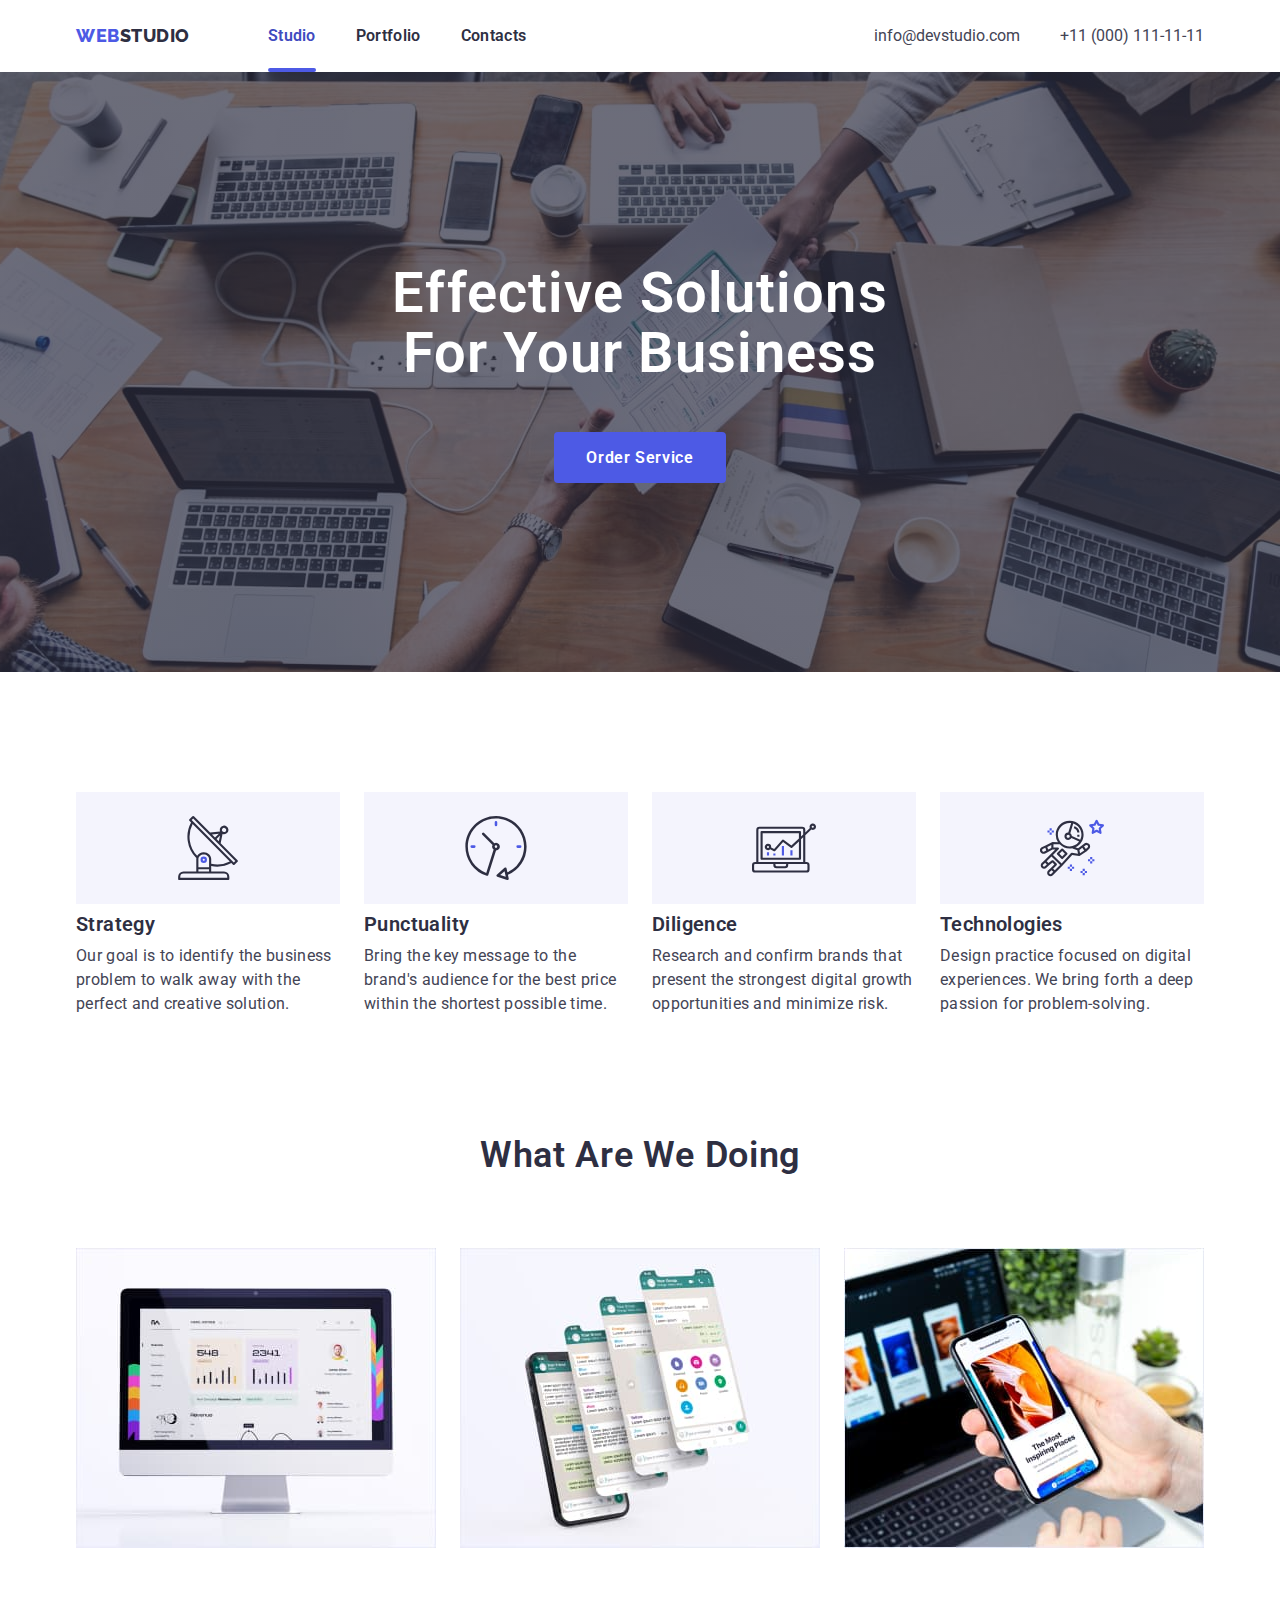
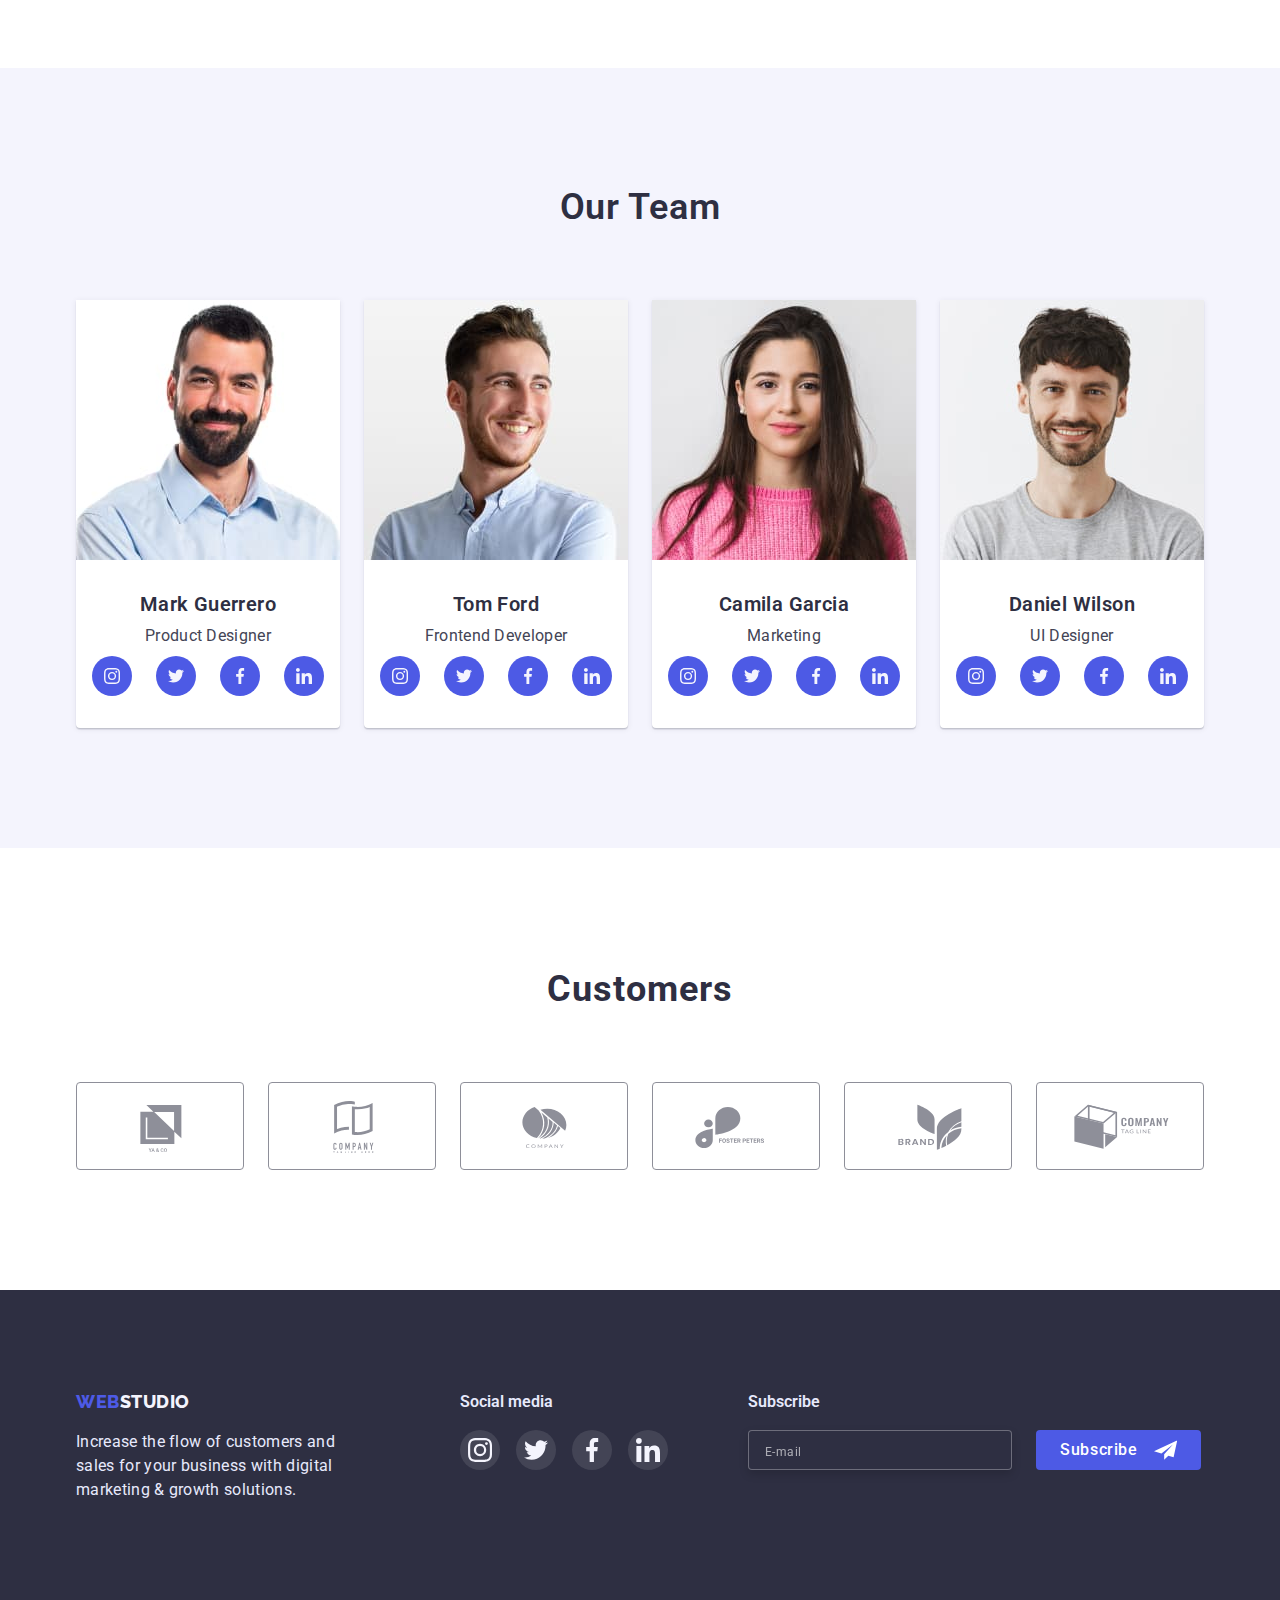
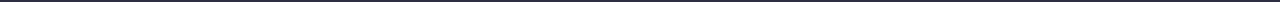
<file: index.html>
<!DOCTYPE html>
<html lang="en">
  <head>
    <meta charset="UTF-8">
    <meta http-equiv="X-UA-Compatible" content="IE=edge">
    <meta name="viewport" content="width=device-width, initial-scale=1.0">
    <title>goit-markup-hw-07</title>
    <link rel="preconnect" href="https://fonts.googleapis.com" />
    <link rel="preconnect" href="https://fonts.gstatic.com" crossorigin>
    <link
      href="https://fonts.googleapis.com/css2?family=Raleway:wght@800&family=Roboto:wght@400;500;700&display=swap"
      rel="stylesheet">
    <link rel="stylesheet" href="./css/modern-normalie.css">
    <link rel="stylesheet" href="./css/styles.css">
  </head>
  <body>
    <!-- Logo Navigation Contacts -->
    <header class="header">
      <div class="header-section">
        <nav class="navigation-pages">

          <a href="#" class="logo logo-header"
            >web<span class="logo-studio">studio</span>
          </a>

          <button
            class="menu-toggle js-open-menu"
            aria-expanded="false"
            aria-controls="mobile-menu">
            <svg width="32" height="22">
              <use class="icon-menu" href="./images/icons.svg#icon-menu-hamburger"></use>
            </svg>
          </button>

          <ul class="site-nav list">
            <li class="item">
              <a href="./index.html" class="link current">studio</a>
            </li>
            <li class="item">
              <a href="./portfolio.html" class="link">portfolio</a>
            </li>
            <li class="item"><a href="#" class="link">contacts</a></li>
          </ul>
        </nav>

        <ul class="contacts list">
          <li class="item">
            <a href="mailto:info@devstudio.com" class="link">info@devstudio.com</a>
          </li>
          <li class="item">
            <a href="tel:+11(000)111-11-11" class="link">+11 (000) 111-11-11</a>
          </li>
        </ul>
      </div>
    </header>

    <main>
      <!-- Hero -->
      <section class="hero">
        <div class="container-secrion_hero">
          <h1 class="hero-title">effective solutions for your business</h1>

          <button type="button" class="btn primary button" data-modal-open>
            order service
          </button>
        </div>
      </section>

      <!-- Advantage -->
      <section class="advantage">
        <div class="container-advantage">
          <h2 class="visually-hidden">Advantage</h2>
          <ul class="advantage-list">
            <li class="advantage-item">
              <div class="advantage-icon">
                <svg width="64" height="64">
                  <use href="./images/icons.svg#icon-antenna"></use>
                </svg>
              </div>
              <h3 class="advantage-title">strategy</h3>
              <p class="advntage-text text">
                Our goal is to identify the business problem to walk away with
                the perfect and creative solution.
              </p>
            </li>
            <li class="advantage-item">
              <div class="advantage-icon">
                <svg width="64" height="64">
                  <use href="./images/icons.svg#icon-clock"></use>
                </svg>
              </div>
              <h3 class="advantage-title">punctuality</h3>
              <p class="advntage-text text">
                Bring the key message to the brand's audience for the best price
                within the shortest possible time.
              </p>
            </li>
            <li class="advantage-item">
              <div class="advantage-icon">
                <svg width="64" height="64">
                  <use href="./images/icons.svg#icon-diagram"></use>
                </svg>
              </div>
              <h3 class="advantage-title">diligence</h3>
              <p class="advntage-text text">
                Research and confirm brands that present the strongest digital
                growth opportunities and minimize risk.
              </p>
            </li>
            <li class="advantage-item">
              <div class="advantage-icon">
                <svg width="64" height="64">
                  <use href="./images/icons.svg#icon-astronaut"></use>
                </svg>
              </div>
              <h3 class="advantage-title">technologies</h3>
              <p class="advntage-text text">
                Design practice focused on digital experiences. We bring forth a
                deep passion for problem-solving.
              </p>
            </li>
          </ul>
        </div>
      </section>

      <!-- What Are We Doing -->
      <section class="example">
        <div class="container-example">
          <h2 class="example-title">what are we doing</h2>

          <ul class="example-list">
            <li class="example-item">
              <img
                class="example-image no-gap"
                srcset="./images/monitor.jpg 1x, ./images/monitor@2x.jpg 2x"
                src="./images/monitor.jpg"
                width="360"
                height="300"
                alt="Monitor"
              />
            </li>
            <li class="example-item">
              <img
                class="example-image no-gap"
                srcset="./images/mobile_app.jpg 1x, ./images/mobile_app@2x.jpg 2x"
                src="./images/mobile_app.jpg"
                width="360"
                height="300"
                alt="mobile app"
              />
            </li>
            <li class="example-item">
              <img
                class="example-image no-gap"
                srcset="./images/phone.jpg 1x, ./images/phone@2x.jpg 2x"
                src="./images/phone.jpg"
                width="360"
                height="300"
                alt="mobile phone in a hand"
              />
            </li>
          </ul>
        </div>
      </section>

      <!-- Our Team -->
      <section class="team">
        <div class="container-section_team">
          <h2 class="team-title">our team</h2>

          <ul class="team-section-list">
            <li class="team-section-item">
              <img
                class="team-section-image"
                srcset="./images/mark_guerrero.jpg 1x, ./images/mark_guerrero@2x.jpg 2x"
                src="./images/mark_guerrero.jpg"
                alt="Mark Guerrero Product Designer"
                width="264"
                height="260"
              />
              <div class="team-member">
                <h3 class="team-name">mark guerrero</h3>
                <p class="team-text text">product designer</p>
                <ul class="team-social_list">
                  <li class="team-social_item">
                    <a href="#" class="team-social_link">
                      <svg class="svg-team">
                        <use href="./images/icons.svg#icon-instagram"></use>
                      </svg>
                    </a>
                  </li>
                  <li class="team-social_item">
                    <a href="#" class="team-social_link">
                      <svg class="svg-team">
                        <use href="./images/icons.svg#icon-twitter"></use>
                      </svg>
                    </a>
                  </li>
                  <li class="team-social_item">
                    <a href="#" class="team-social_link">
                      <svg class="svg-team">
                        <use href="./images/icons.svg#icon-facebook"></use>
                      </svg>
                    </a>
                  </li>
                  <li class="team-social_item">
                    <a href="#" class="team-social_link">
                      <svg class="svg-team">
                        <use href="./images/icons.svg#icon-linkedin"></use>
                      </svg>
                    </a>
                  </li>
                </ul>
              </div>
            </li>
            <li class="team-section-item">
              <img
                class="team-section-image"
                srcset="./images/tom_ford.jpg 1x, ./images/tom_ford@2x.jpg 2x"
                src="./images/tom_ford.jpg"
                alt="Tom Ford Frontend Developer"
                width="264"
                height="260"
              />
              <div class="team-member">
                <h3 class="team-name">tom ford</h3>
                <p class="team-text text">frontend developer</p>
                <ul class="team-social_list">
                  <li class="team-social_item">
                    <a href="#" class="team-social_link">
                      <svg class="svg-team">
                        <use href="./images/icons.svg#icon-instagram"></use>
                      </svg>
                    </a>
                  </li>
                  <li class="team-social_item">
                    <a href="#" class="team-social_link">
                      <svg class="svg-team">
                        <use href="./images/icons.svg#icon-twitter"></use>
                      </svg>
                    </a>
                  </li>
                  <li class="team-social_item">
                    <a href="#" class="team-social_link">
                      <svg class="svg-team">
                        <use href="./images/icons.svg#icon-facebook"></use>
                      </svg>
                    </a>
                  </li>
                  <li class="team-social_item">
                    <a href="#" class="team-social_link">
                      <svg class="svg-team">
                        <use href="./images/icons.svg#icon-linkedin"></use>
                      </svg>
                    </a>
                  </li>
                </ul>
              </div>
            </li>
            <li class="team-section-item">
              <img
                class="team-section-image"
                srcset="./images/camila_gaarcia.jpg 1x, ./images/camila_gaarcia@2x.jpg 2x"
                src="./images/camila_gaarcia.jpg"
                alt="Camila Garcia Marketing"
                width="264"
                height="260"
              />
              <div class="team-member">
                <h3 class="team-name">camila garcia</h3>
                <p class="team-text text">marketing</p>
                <ul class="team-social_list">
                  <li class="team-social_item">
                    <a href="#" class="team-social_link">
                      <svg class="svg-team">
                        <use href="./images/icons.svg#icon-instagram"></use>
                      </svg>
                    </a>
                  </li>
                  <li class="team-social_item">
                    <a href="#" class="team-social_link">
                      <svg class="svg-team">
                        <use href="./images/icons.svg#icon-twitter"></use>
                      </svg>
                    </a>
                  </li>
                  <li class="team-social_item">
                    <a href="#" class="team-social_link">
                      <svg class="svg-team">
                        <use href="./images/icons.svg#icon-facebook"></use>
                      </svg>
                    </a>
                  </li>
                  <li class="team-social_item">
                    <a href="#" class="team-social_link">
                      <svg class="svg-team">
                        <use href="./images/icons.svg#icon-linkedin"></use>
                      </svg>
                    </a>
                  </li>
                </ul>
              </div>
            </li>
            <li class="team-section-item">
              <img
                class="team-section-image"
                srcset="./images/daniel_wilson.jpg 1x, ./images/daniel_wilson@2x.jpg 2x"
                src="./images/daniel_wilson.jpg"
                alt="Daniel Wilson UI Designer"
                width="264"
                height="260"
              />
              <div class="team-member">
                <h3 class="team-name">daniel wilson</h3>
                <p class="team-text text">uI designer</p>
                <ul class="team-social_list">
                  <li class="team-social_item">
                    <a href="#" class="team-social_link">
                      <svg class="svg-team">
                        <use href="./images/icons.svg#icon-instagram"></use>
                      </svg>
                    </a>
                  </li>
                  <li class="team-social_item">
                    <a href="#" class="team-social_link">
                      <svg class="svg-team">
                        <use href="./images/icons.svg#icon-twitter"></use>
                      </svg>
                    </a>
                  </li>
                  <li class="team-social_item">
                    <a href="#" class="team-social_link">
                      <svg class="svg-team">
                        <use href="./images/icons.svg#icon-facebook"></use>
                      </svg>
                    </a>
                  </li>
                  <li class="team-social_item">
                    <a href="#" class="team-social_link">
                      <svg class="svg-team">
                        <use href="./images/icons.svg#icon-linkedin"></use>
                      </svg>
                    </a>
                  </li>
                </ul>
              </div>
            </li>
          </ul>
        </div>
      </section>

      <!-- Customers -->
      <section class="customers">
        <div class="container-section_customers">
          <h2 class="customers-title">customers</h2>
          <ul class="customers-list">
            <li class="customers-item">
              <a href="#" class="customers-link">
                <svg width="104" height="56" class="svg-customers">
                  <use href="./images/icons.svg#icon-ya_co"></use>
                </svg>
              </a>
            </li>
            <li class="customers-item">
              <a href="#" class="customers-link">
                <svg width="104" height="56" class="svg-customers">
                  <use
                    href="./images/icons.svg#icon-company_tagline_here"
                  ></use>
                </svg>
              </a>
            </li>
            <li class="customers-item">
              <a href="#" class="customers-link">
                <svg width="104" height="56" class="svg-customers">
                  <use href="./images/icons.svg#icon-company"></use>
                </svg>
              </a>
            </li>
            <li class="customers-item">
              <a href="#" class="customers-link">
                <svg width="104" height="56" class="svg-customers">
                  <use href="./images/icons.svg#icon-foster_peters"></use>
                </svg>
              </a>
            </li>
            <li class="customers-item">
              <a href="#" class="customers-link">
                <svg width="104" height="56" class="svg-customers">
                  <use href="./images/icons.svg#icon-brand"></use>
                </svg>
              </a>
            </li>
            <li class="customers-item">
              <a href="#" class="customers-link">
                <svg width="104" height="56" class="svg-customers">
                  <use href="./images/icons.svg#icon-compani_tag_line"></use>
                </svg>
              </a>
            </li>
          </ul>
        </div>
      </section>
    </main>

    <!-- Footer -->
    <footer class="footer">
      <div class="container-logo_footer">
        <div class="footer-logo_media">
          <div class="footer-logo_text">
            <a href="./index.html" class="logo logo-footer"
              >Web<span class="logo-studio">Studio</span></a>

            <p class="footer-text text">
              Increase the flow of customers and sales for your business with
              digital marketing & growth solutions.
            </p>
          </div>

          <div class="footer-social_media">
            <p class="footer-subtitle">Social media</p>
            <ul class="footer-social_list">
              <li>
                <a href="#" class="footer-social_link">
                  <svg class="svg-footer">
                    <use href="./images/icons.svg#icon-instagram"></use>
                  </svg>
                </a>
              </li>
              <li>
                <a href="#" class="footer-social_link">
                  <svg class="svg-footer">
                    <use href="./images/icons.svg#icon-twitter"></use>
                  </svg>
                </a>
              </li>
              <li>
                <a href="#" class="footer-social_link">
                  <svg class="svg-footer">
                    <use href="./images/icons.svg#icon-facebook"></use>
                  </svg>
                </a>
              </li>
              <li>
                <a href="#" class="footer-social_link">
                  <svg class="svg-footer">
                    <use href="./images/icons.svg#icon-linkedin"></use>
                  </svg>
                </a>
              </li>
            </ul>
          </div>
        </div>

        <div class="footer-subscribe">
          <p class="footer-subtitle footer-media">
            Subscribe
          </p>

          <form class="form-subscribe">
            <label class="footer-form_mail">
              <input
                class="footer_input_email"
                name="email"
                type="email"
                placeholder="E-mail"
                required>
            </label>

            <button class="btn_subscribe" type="submit">
              Subscribe
              <svg class="footer-icon_send">
                <use href="./images/icons.svg#icon-send"></use>
              </svg>
            </button>
          </form>
        </div>
      </div>
    </footer>

    <!--Modal window hero-->
    <div class="backdrop is-hidden" data-modal>
      <div class="modal">
        <button class="btn-modal_close" data-modal-close>
          <svg class="svg-modal_close">
            <use href="./images/icons.svg#icon-close"></use>
          </svg>
        </button>

        <b class="modal-title">Leave your contacts and we will call you back</b>
        <form class="modal-form">

          <label class="modal-subtitle" for="name">name</label>
          <div class="container-modal">
            <input
              class="modal-input"
              type="text"
              name="name"
              id="name"
              autofocus
              required
              minlength="3"
              pattern="[a-zA-Z]+"
            />
            <svg class="modal-svg">
              <use href="./images/icons.svg#icon-person"></use>
            </svg>
          </div>

          <label class="modal-subtitle" for="tel">phone</label>
          <div class="container-modal">
            <input
              class="modal-input"
              type="tel"
              name="tel"
              id="tel"
              required
              pattern="[0-9]{3}-[0-9]{3}-[0-9]{2}-[0-9]{2}"
              title="xxx-xxx-xx-xx"
            />
            <svg class="modal-svg">
              <use href="./images/icons.svg#icon-phone"></use>
            </svg>
          </div>

          <label class="modal-subtitle" for="user-email">email</label>
          <div class="container-modal">
            <input
              class="modal-input"
              type="email"
              name="user-email"
              id="user-email"
              required>
            <svg class="modal-svg">
              <use href="./images/icons.svg#icon-email"></use>
            </svg>
          </div>

          <label class="modal-subtitle" for="user-comment">comment</label>
          <textarea
            class="modal-comment"
            name="comment"
            id="user-comment"
            placeholder="Text input"></textarea>

          <div class="container-checkbox">
            <input
              class="modal-checkbox visually-hidden"
              type="checkbox"
              name="checkbox"
              id="checkbox"
              required>
              
            <label class="checkbox-consent" for="checkbox"
              >I accept the terms and conditions of the&nbsp;<a class="policy-link" href="#"
                >Privacy Policy
              </a>
            </label>
          </div>

          <div class="container-btn_send">
            <button class="modal-btn_send" type="submit">Send</button>
          </div>
        </form>
      </div>
    </div>

    <!-- Mobile menu -->
    <div class="menu-container js-menu-container" id="mobile-menu">
      <button class="btn-modal_close menu-toggle js-close-menu">
        <svg class="svg-modal_close">
          <use href="./images/icons.svg#icon-close"></use>
        </svg>
      </button>

      <div>
        <ul class="mobile-menu">
          <li><a href="#" class="link">studio</a></li>
          <li><a href="./portfolio.html" class="link">portfolio</a></li>
          <li><a href="#" class="link current">contacts</a></li>
        </ul>
      </div>

      <div class="container-mobile_contact">
        <ul class="mobile-contacts">
          <li class="mobile-contacts_item">
            <a class="mobile-contacts_tel link" href="tel:+11(000)111-11-11">+11 (000) 111-11-11</a>
          </li>
          <li>
            <a class="mobile-contacts_mail link" href="mailto:info@devstudio.com">info@devstudio.com</a>
          </li>
        </ul>

        <ul class="team-social_list">
          <li class="team-social_item">
            <a href="#" class="team-social_link">
              <svg class="svg-mobile_contacts">
                <use href="./images/icons.svg#icon-instagram"></use>
              </svg>
            </a>
          </li>
          <li class="team-social_item">
            <a href="#" class="team-social_link">
              <svg class="svg-mobile_contacts">
                <use href="./images/icons.svg#icon-twitter"></use>
              </svg>
            </a>
          </li>
          <li class="team-social_item">
            <a href="#" class="team-social_link">
              <svg class="svg-mobile_contacts">
                <use href="./images/icons.svg#icon-facebook"></use>
              </svg>
            </a>
          </li>
          <li class="team-social_item">
            <a href="#" class="team-social_link">
              <svg class="svg-mobile_contacts">
                <use href="./images/icons.svg#icon-linkedin"></use>
              </svg>
            </a>
          </li>
        </ul>
      </div>

    </div>

    <script src="./js/modal.js"></script>
    <script src="./js/mobile-menu.js"></script>
  </body>
</html>
</file>
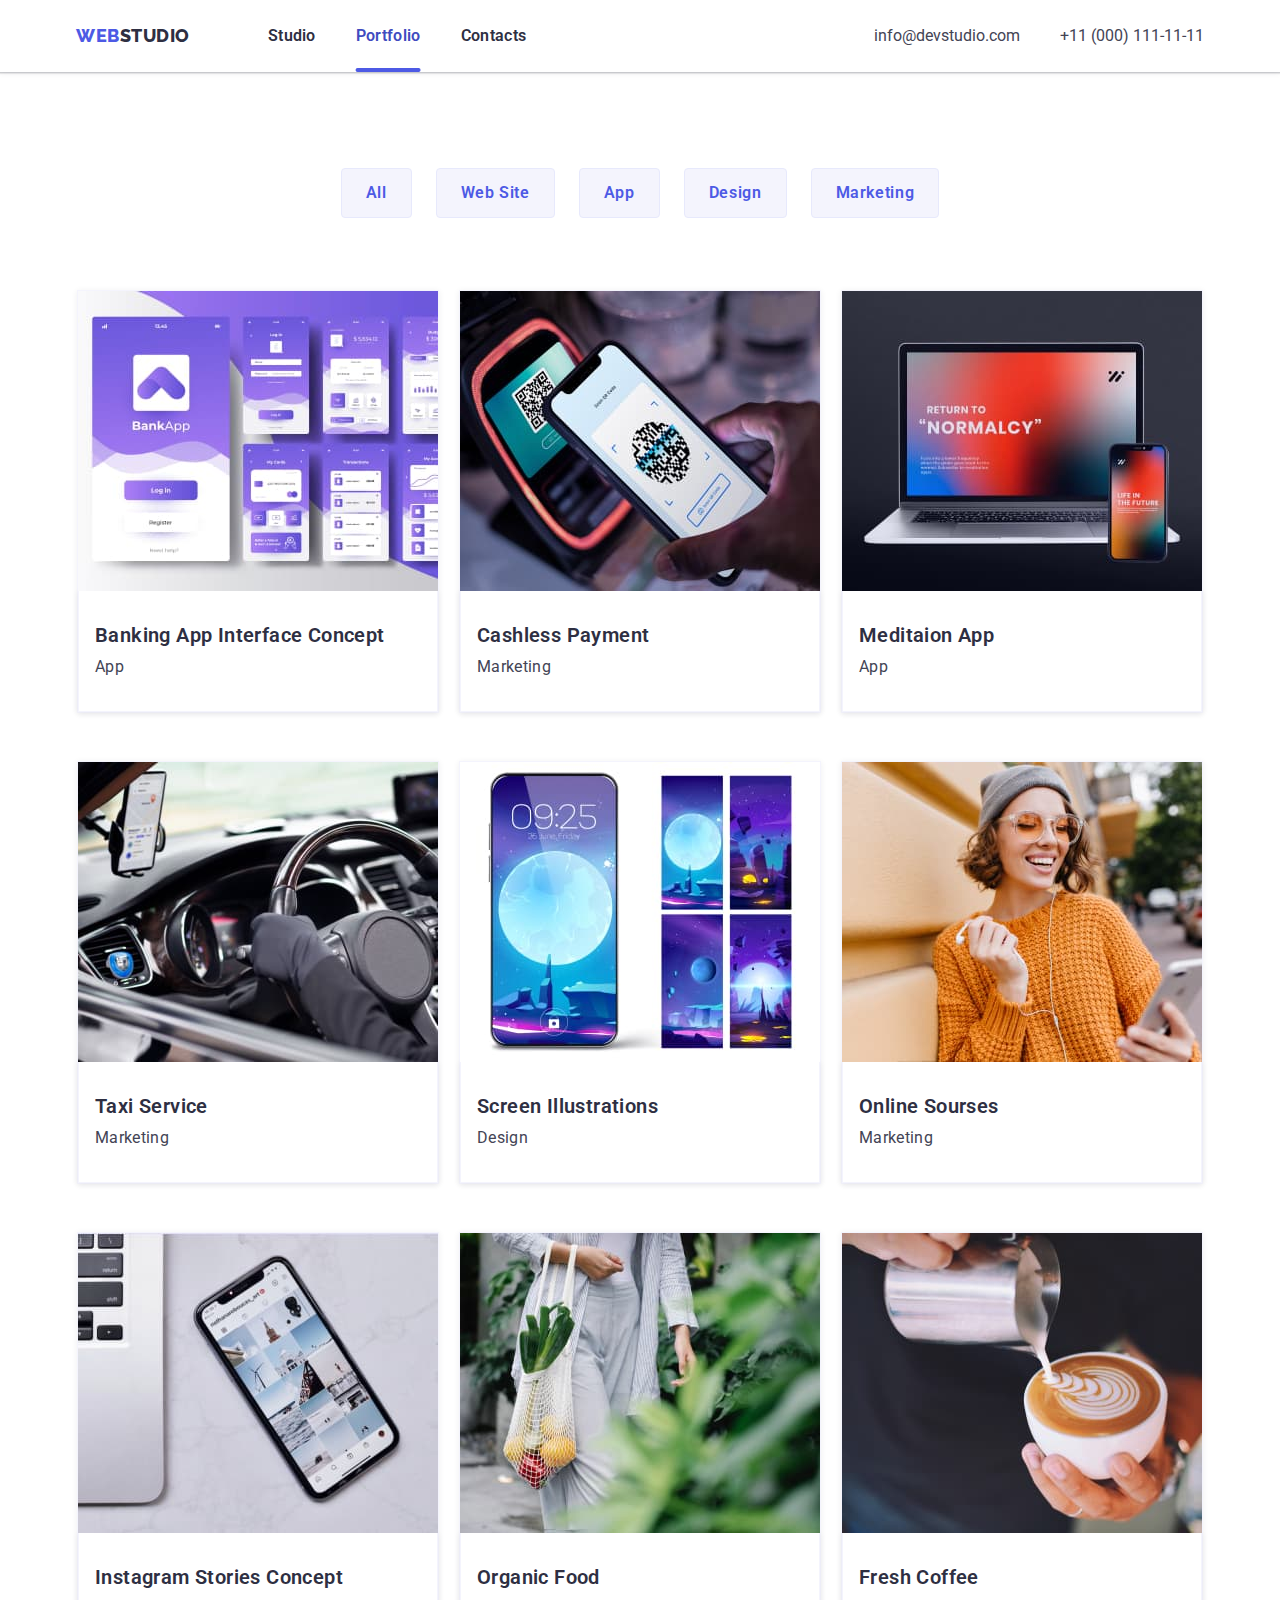
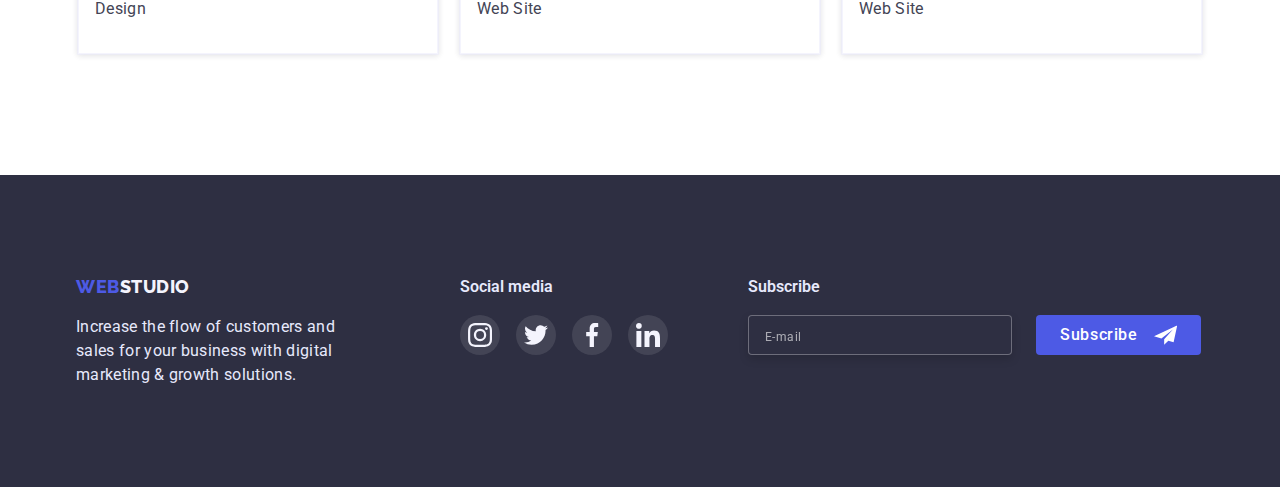
<file: portfolio.html>
<!DOCTYPE html>
<html lang="en">
  <head>
    <meta charset="UTF-8">
    <meta http-equiv="X-UA-Compatible" content="IE=edge">
    <meta name="viewport" content="width=device-width, initial-scale=1.0">
    <title>goit-markup-hw-07</title>
    <link rel="preconnect" href="https://fonts.googleapis.com">
    <link rel="preconnect" href="https://fonts.gstatic.com" crossorigin>
    <link href="https://fonts.googleapis.com/css2?family=Raleway:wght@800&family=Roboto:wght@400;500;700&display=swap" 
          rel="stylesheet">
    <link rel="stylesheet" href="./css/modern-normalie.css">
    <link rel="stylesheet" href="./css/styles.css">
  </head>
  <body>
    <!-- Logo Navigation Contacts -->

    <header class="header">
      <div class="header-section portfolio-header">
        <nav class="navigation-pages">
            <a href="./index.html" class="logo logo-header">web<span class="logo-studio">studio</span>
            </a>
          
            <ul class="site-nav">
              <li class="item"><a href="./index.html" class="link">studio</a></li>
              <li class="item"><a href="./portfolio.html" class="link current">portfolio</a></li>
              <li class="item"><a href="#" class="link">contacts</a></li>
            </ul>
        </nav>

          <ul class="contacts">
            <li class="item">
              <a href="mailto:info@devstudio.com"
                class="link">info@devstudio.com</a>
            </li>
            <li class="item">
              <a href="tel:+11(000)111-11-11" 
                class="link">+11 (000) 111-11-11</a>
            </li>
          </ul>
      </div>
    </header>

    <main>
      
        <!-- Our Proects Portfolio -->
      <section class="proects">
        <div class="container-cards">
          <h1 class="visually-hidden">our proects</h1>

        <!-- Buttons Filters -->
    
          <ul class="portfolio-btn_list">
            <li class="portfolio-btn_item"><button type="button" class="btn secondary portfolio-btn">all</button></li>
            <li class="portfolio-btn_item"><button type="button" class="btn secondary portfolio-btn">web site</button></li>
            <li class="portfolio-btn_item"><button type="button" class="btn secondary portfolio-btn">app</button></li>
            <li class="portfolio-btn_item"><button type="button" class="btn secondary portfolio-btn">design</button></li>
            <li class="portfolio-btn_item"><button type="button" class="btn secondary portfolio-btn">marketing</button></li>
          </ul>
    

        <!-- Portfolio -->
      
          <ul class="portfolio-cards_list">
            <li class="portfolio-cards_item">
              <a href="#" class="portfolio-cards_link">
                <div class="product-thumb">
                  <img class="portfolio-crds_images"
                    src="./images/banking_app_interface_concept.jpg"
                    alt="banking app concept"
                    width="360">
                  <div class="portfolio-overlay">
                    <p class="portfolio-actions_text">
                      14 Stylish and User-Friendly App Design Concepts · Task Manager App · 
                      Calorie Tracker App · Exotic Fruit Ecommerce App · Cloud Storage App
                    </p>
                  </div>
                </div>
                <div class="portfolio-cards_box">
                    <h2 class="proects-title">banking app interface concept</h2>
                    <p class="proects-text text">app</p>
                </div>
              </a>
            </li>
            <li class="portfolio-cards_item">
              <a href="#" class="portfolio-cards_link">
                <div class="product-thumb">
                  <img class="portfolio-crds_images"
                    src="./images/cashless_payment.jpg"
                    alt="cashless payment"
                    width="360">
                  <div class="portfolio-overlay">
                    <p class="portfolio-actions_text">
                      14 Stylish and User-Friendly App Design Concepts · Task Manager App · 
                      Calorie Tracker App · Exotic Fruit Ecommerce App · Cloud Storage App
                    </p>
                  </div>
                </div>
                <div class="portfolio-cards_box">
                  <h2 class="proects-title">cashless payment</h2>
                  <p class="proects-text text">marketing</p>
                </div>
              </a>
            </li>
            <li class="portfolio-cards_item">
              <a href="#" class="portfolio-cards_link">
                <div class="product-thumb">
                  <img class="portfolio-crds_images"
                    src="./images/meditaion_app.jpg"
                    alt="meditaion app"
                    width="360">
                  <div class="portfolio-overlay">
                    <p class="portfolio-actions_text">
                      14 Stylish and User-Friendly App Design Concepts · Task Manager App · 
                      Calorie Tracker App · Exotic Fruit Ecommerce App · Cloud Storage App
                    </p>
                  </div>
                </div>
                <div class="portfolio-cards_box">
                  <h2 class="proects-title">meditaion app</h2>
                  <p class="proects-text text">app</p>
                </div>
              </a>
            </li>
            <li class="portfolio-cards_item">
              <a href="#" class="portfolio-cards_link">
                <div class="product-thumb">
                  <img class="portfolio-crds_images"
                    src="./images/taxi_service.jpg"
                    alt="taxi service"
                    width="360">
                  <div class="portfolio-overlay">
                    <p class="portfolio-actions_text">
                      14 Stylish and User-Friendly App Design Concepts · Task Manager App · 
                      Calorie Tracker App · Exotic Fruit Ecommerce App · Cloud Storage App
                    </p>
                  </div>
                </div>
                <div class="portfolio-cards_box">
                  <h2 class="proects-title">taxi service</h2>
                  <p class="proects-text text">marketing</p>
                </div>
              </a>
            </li>
            <li class="portfolio-cards_item">
              <a href="#" class="portfolio-cards_link">
                <div class="product-thumb">
                  <img class="portfolio-crds_images"
                    src="./images/screen_illustrations.jpg"
                    alt="screen illustrations"
                    width="360">
                  <div class="portfolio-overlay">
                    <p class="portfolio-actions_text">
                      14 Stylish and User-Friendly App Design Concepts · Task Manager App · 
                      Calorie Tracker App · Exotic Fruit Ecommerce App · Cloud Storage App
                    </p>
                  </div>
                </div>
                <div class="portfolio-cards_box">
                  <h2 class="proects-title">screen illustrations</h2>
                  <p class="proects-text text">design</p>
                </div>
              </a>
            </li>
            <li class="portfolio-cards_item">
              <a href="#" class="portfolio-cards_link">
                <div class="product-thumb">
                  <img class="portfolio-crds_images"
                    src="./images/online_courses.jpg"
                    alt="online courses"
                    width="360">
                  <div class="portfolio-overlay">
                    <p class="portfolio-actions_text">
                      14 Stylish and User-Friendly App Design Concepts · Task Manager App · 
                      Calorie Tracker App · Exotic Fruit Ecommerce App · Cloud Storage App
                    </p>
                  </div>
                </div>
                <div class="portfolio-cards_box">
                    <h2 class="proects-title">online sourses</h2>
                    <p class="proects-text text">marketing</p>
                </div>
              </a>
            </li>
            <li class="portfolio-cards_item">
              <a href="#" class="portfolio-cards_link">
                <div class="product-thumb">
                  <img class="portfolio-crds_images"
                    src="./images/instagram_stories_concept.jpg"
                    alt="instagram stories concept"
                    width="360">
                  <div class="portfolio-overlay">
                    <p class="portfolio-actions_text">
                      14 Stylish and User-Friendly App Design Concepts · Task Manager App · 
                      Calorie Tracker App · Exotic Fruit Ecommerce App · Cloud Storage App
                    </p>
                  </div>
                </div>
                <div class="portfolio-cards_box">
                  <h2 class="proects-title">instagram stories concept</h2>
                  <p class="proects-text text">design</p>
                </div>
              </a>
            </li>
            <li class="portfolio-cards_item">
              <a href="#" class="portfolio-cards_link">
                <div class="product-thumb">
                  <img class="portfolio-crds_images"
                    src="./images/organic_food.jpg"
                    alt="organic food"
                    width="360">
                  <div class="portfolio-overlay">
                    <p class="portfolio-actions_text">
                      14 Stylish and User-Friendly App Design Concepts · Task Manager App · 
                      Calorie Tracker App · Exotic Fruit Ecommerce App · Cloud Storage App
                    </p>
                  </div>
                </div>
                <div class="portfolio-cards_box">
                  <h2 class="proects-title">organic food</h2>
                  <p class="proects-text text">web site</p>
                </div>
              </a>
            </li>
            <li class="portfolio-cards_item">
              <a href="#" class="portfolio-cards_link">
                <div class="product-thumb">
                  <img class="portfolio-crds_images"
                    src="./images/fresh_coffee.jpg"
                    alt="fresh coffee"
                    width="360">
                  <div class="portfolio-overlay">
                    <p class="portfolio-actions_text">
                      14 Stylish and User-Friendly App Design Concepts · Task Manager App · 
                      Calorie Tracker App · Exotic Fruit Ecommerce App · Cloud Storage App
                    </p>
                  </div>
                </div>
                <div class="portfolio-cards_box">
                  <h2 class="proects-title">fresh coffee</h2>
                  <p class="proects-text text">web site</p>
                </div>
              </a>
            </li>
          </ul>
      
        </div>
      </section>
    </main>

    <!-- Footer -->

    <footer class="footer">
      <div class="container-logo_footer">
        <div class="footer-logo_text">
          <a href="./index.html" class="logo logo-footer">Web<span class="logo-studio">Studio</span></a>
        
          <p class="footer-text text">
            Increase the flow of customers and
            sales for your business with digital
            marketing & growth solutions.
          </p>
        </div>

        <div class="footer-social_media">
          <p class="footer-subtitle">Social media</p>
          <ul class="footer-social_list">
            <li>
              <a href="" class="footer-social_link">
                <svg class="svg-footer">
                  <use href="./images/icons.svg#icon-instagram"></use>
                </svg>
              </a>
            </li>
            <li>
              <a href="" class="footer-social_link">
                <svg class="svg-footer">
                  <use href="./images/icons.svg#icon-twitter"></use>
                </svg>
              </a>
            </li>
            <li>
              <a href="" class="footer-social_link">
                <svg class="svg-footer">
                  <use href="./images/icons.svg#icon-facebook"></use>
                </svg>
              </a>
            </li>
            <li>
              <a href="" class="footer-social_link">
                <svg class="svg-footer">
                  <use href="./images/icons.svg#icon-linkedin"></use>
                </svg>
              </a>
            </li>
          </ul>
        </div>
        
        <div class="footer-subscribe">
          <b class="footer-subtitle footer-media" for="email">
            Subscribe
          </b>

          <form class="form-subscribe">
            <label class="footer-form_mail" type="email">
              <input
                class="footer_input_email"
                name="email"
                type="email"
                id="email"
                placeholder="E-mail"
                required>
            </label>

            <button class="btn_subscribe" type="submit">
              Subscribe
              <svg class="footer-icon_send">
                <use href="./images/icons.svg#icon-send"></use>
              </svg>
            </button>
          </form>
        </div>
      </div>
    </footer>
  </body>
</html>
</file>
<file: css/styles.css>
:root {
    --primary-brand: #4D5AE5;
    --pressed-state: #404BBF;
    --text: #434455;
    --dark: #2E2F42;
    --light: #F4F4FD;
    --accent: #E7E9FC;
    --succsesc: #31D0AA;
    --subtle-text: #8E8F99;
    --white: #FFFFFF;
}

body {
    color: var(--text);
    background: var(--white);
    font-family: 'roboto', sans-serif;
}

.text {
    font-size: 16px;
    line-height: 1.5;
    letter-spacing: 0.02em;
}

h1,h2,h3,h4,h5,h6 {
    color: var(--dark);
    letter-spacing: 0.02em;
    text-transform: capitalize;

    margin: 0;
    padding: 0;
}

p {
    margin: 0;
    padding: 0;
}

a {
    text-decoration: none;
}

ul {
    list-style-type: none;

    margin: 0;
    padding: 0;
}

img {
    display: block;
    max-width: 100%;
    height: auto;
}

/* Button for Index,Portfolio HTML*/

.filter-btn {
    text-align: center;
}

.btn {
    cursor: pointer;
    font-family: 'roboto', sans-serif;
    text-transform: capitalize;
}

.btn.primary {
    background-color: var(--primary-brand);
    color: var(--white);
    font-weight: 600;
    font-size: 16px;
    line-height: 1.19;
    align-items: center;
    letter-spacing: 0.04em;

    transition-property: background-color;
    transition-duration: 250ms;
    transition-timing-function: cubic-bezier(0.4, 0, 0.2, 1);
}

.btn.primary:hover,
.btn.primary:focus {
    background: var(--pressed-state);
}

.btn.primary:active {
    background: var(--pressed-state);
}

.btn.secondary {
    background-color: var(--light);
    color: var(--primary-brand);
    font-weight: 600;
    font-size: 16px;
    line-height: 1.5;
    align-items: center;
    text-align: center;
    letter-spacing: 0.04em;

    border: 1px solid var(--accent);
    border-radius: 4px;
    outline: none;

    transition-property: background-color, color, box-shadow, border;
    transition-duration: 250ms;
    transition-timing-function: cubic-bezier(0.4, 0, 0.2, 1);
}

.btn.secondary:hover,
.btn.secondary:focus {
    background-color: var(--primary-brand);
    color: var(--white);
    border: 1px solid var(--primary-brand);
    box-shadow: 0px 3px 1px rgba(0, 0, 0, 0.1),
                0px 2px 1px rgba(0, 0, 0, 0.08),
                0px 2px 2px rgba(0, 0, 0, 0.12);
    border-radius: 4px;
}

/* logo Header */

.logo {
    color: var(--primary-brand);
    font-family: 'raleway', sans-serif;
    font-weight: 800;
    font-size: 18px;
    line-height: 1.33;
    text-decoration: none;
    text-transform: uppercase;
    letter-spacing: 0.03em;
}

.logo-header {
    display: block;
    padding: 24px 0;
    margin-right: 78px;
}

/* Logo footer */

.logo .logo-studio {
    color: var(--dark);

}

.footer .logo-studio {
    color: var(--light);
}

/* Navigation Contacts */
.header {
    background: var(--white);
    box-shadow: 0px 2px 1px rgba(46, 47, 66, 0.08),
        0px 1px 1px rgba(46, 47, 66, 0.16),
        0px 1px 6px rgba(46, 47, 66, 0.08);
}

.header-section {
    max-width: 1158px;
    padding: 0 15px;
    margin: 0 auto;
    display: flex;
}

.navigation-pages {
    display: flex;
    align-items: center;
    margin-right: auto;
}

.menu-toggle {
    display: inline-flex;
    padding: 0;

    background-color: transparent;
    cursor: pointer;
    border: none;
    border-radius: 50%;
    outline: none;
}

.site-nav .item .current {
    color: var(--pressed-state);
}

.current::after {
    content: "";
    position: absolute;
    width: 100%;
    height: 4px;
    left: 50%;
    top: 97%;
    transform: translate(-50%, -50%);
    background: var(--primary-brand);
    border-radius: 2px;
}

.site-nav .link {
    position: relative;
    color:var(--dark);
    font-weight: 600;
    font-size: 16px;
    line-height: 1.5;
    letter-spacing: 0.02em;
    text-decoration: none;
    text-transform: capitalize;

    display: block;
    padding: 24px 0;
}

.link {
    transition-property: color;
    transition-duration: 250ms;
    transition-timing-function: cubic-bezier(0.4, 0, 0.2, 1);
}

.item:not(:last-child) {
    margin-right: 40px;
}

.contacts {
    display: flex;
}

.contacts .link {
    color: inherit;
    font-size: 16px;
    line-height: 1.5;
    text-decoration: none;

    display: block;
    padding: 24px 0;
}

.site-nav .link:hover,
.site-nav .link:focus {
    color:var(--primary-brand);
}

.site-nav .link:active {
    color: var(--primary-brand);
}

.site-nav {
    display: flex;
}

.contacts .link:hover,
.contacts .link:focus {
    color: var(--primary-brand);
}

/* Hero */

.hero {
    background-color: var(--dark);
    max-width: 1440px;
    padding: 192px 0;
    margin: 0 auto;
    justify-content: center;

    background-image: linear-gradient(
        to right,
        rgba(46, 47, 66, 0.7),
        rgba(46, 47, 66, 0.7)
    ),
        url(../images/people_office.jpg);
    background-repeat: no-repeat;
    background-position: center;
    background-size: cover;
}

.container-secrion_hero {
    text-align: center;
    max-width: 1158px;
    margin: 0 auto;
    padding: 0 15px;
    display: flex;
    flex-direction: column;
    justify-content: center;
    align-items: center;
}

.hero-title {
    color: var(--white);
    font-weight: 600;
    font-size: 56px;
    line-height: 1.07;
    letter-spacing: 0.02em;
    margin-bottom: 48px;
    max-width: 496px;
    height: 120px;
    display: block;
    align-items: center;
    justify-content: center;
}

.button {
    display: flex;
    margin: auto;
    padding: 16px 32px;
    border-radius: 4px;
    border: rgba(0, 0, 0, 0.5);
}

/* Advantage */

.visually-hidden {
    position: absolute;
    width: 1px;
    height: 1px;
    margin: -1px;
    border: 0;
    padding: 0;
    white-space: nowrap;
    clip-path: inset(100%);
    clip: rect(0 0 0 0);
    overflow: hidden;
}

.advantage {
    padding: 120px 0;
    margin: 0 auto;
}

.container-advantage {
    max-width: 1158px;
    padding: 0 15px;
    margin: 0 auto;
}

.advantage-title {
    font-weight: 600;
    font-size: 20px;
    line-height: 1.2;
    margin-bottom: 8px;
}

.advntage-text {
    font-weight: 400;
}

.advantage-list {
    display: flex;
    gap: 24px;
}

.advantage-item {
    flex-basis: 100%;
}

.advantage-icon {
    display: flex;
    justify-content: center;
    align-items: center;
    margin-bottom: 8px;
    height: 112px;
    background-color: var(--light);
}

.advantage-text {
    font-weight: 400;
    font-size: 16px;
    line-height: 1.5;
    letter-spacing: 0.02em;
}

/* What Are We Doing */
.example {
    padding-bottom: 120px;
}

.example-title {
    text-align: center;
    font-weight: 600;
    font-size: 36px;
    line-height: 1.11;
}

.container-example {
    width: 1158px;
    padding: 0 15px;
    margin: 0 auto;
}

.example-title {
    margin-bottom: 72px;
}

.example-list {
    display: flex;
    justify-content: center;
    gap: 24px;
}

.example-image.no-gap {
    display: block;
    max-width: 100%;
    height: auto;
}
/* Our Team */

.team {
    background-color: var(--light);
    text-align: center;
    padding: 120px 0;
}

.container-section_team {
    max-width: 1158px;
    padding: 0 15px;
    margin: 0 auto;
}

.team-title {
    font-weight: 600;
    font-size: 36px;
    line-height: 1.11;
    margin-bottom: 72px;
}

.team-section-list {
    display: flex;
    gap: 24px;
}

.team-section-item {
    box-shadow: 0px 1px 6px rgba(46, 47, 66, 0.08),
                0px 1px 1px rgba(46, 47, 66, 0.16),
                0px 2px 1px rgba(46, 47, 66, 0.08);
    border-radius: 0px 0px 4px 4px;
    background: var(--white);
}

.team-name {
    font-weight: 600;
    font-size: 20px;
    line-height: 1.2;
    text-align: center;

    margin-bottom: 8px;
}

.team-member {
    padding: 32px 16px;
}

.team-text {
    text-align: center;
    text-transform: capitalize;
    margin-bottom: 8px;
}

.team-social_list {
    display: flex;
    justify-content: center;
    gap: 24px;
}

.team-social_item {
    width: 40px;
    height: 40px;
}

.team-social_link {
    display: flex;
    justify-content: center;
    align-items: center;
    background-color: var(--primary-brand);
    width: 100%;
    height: 100%;
    border-radius: 50%;
    outline: none;

    transition-property: background-color;
    transition-duration: 250ms;
    transition-timing-function: cubic-bezier(0.4, 0, 0.2, 1);
}

.team-social_link:hover,
.team-social_link:focus {
    background-color: var(--succsesc);
}

.svg-team {
    width: 16px;
    height: 16px;
}

/* Customers */

.customers {
    padding: 120px 0;
}

.container-section_customers {
    max-width: 1158px;
    padding: 0 15px;
    margin: 0 auto;
}

.customers-title {
    font-size: 36px;
    line-height: 1.17;
    text-align: center;
    letter-spacing: 0.03em;
    margin-bottom: 72px;
}

.customers-list {
    display: flex;
    gap: 24px;
}

.customers-item {
    display: flex;
    justify-content: center;
    align-items: center;
    flex-basis: calc((100% - 5 * 24px) / 6);
    height: 88px;
}

.customers-link {
    color: var(--subtle-text);
    border: 1px solid var(--subtle-text);
    border-radius: 4px;
    width: 100%;
    height: 100%;
    display: flex;
    justify-content: center;
    align-items: center;

    outline: none;

    transition-property: color, border-color;
    transition-duration: 250ms;
    transition-timing-function: cubic-bezier(0.4, 0, 0.2, 1);
}

.customers-link:hover,
.customers-link:focus {
    border: 1px solid var(--primary-brand);
    color: var(--primary-brand);
}

.svg-customers {
    fill: currentColor;
}

/* Footer */

.footer-text {
    color: var(--accent);
    font-weight: 400;
    font-size: 16px;
    line-height: 1.5;
    letter-spacing: 0.02em;
    width: 264px;
}

.footer {
    background-color: var(--dark);
    padding-top: 100px;
    padding-bottom: 100px;
}

.container-logo_footer {
    display: flex;
    margin: 0 auto;
    padding: 0 15px;
    max-width: 1158px;
}

.footer-logo_text {
    margin-right: 120px;
}

.logo-footer {
    display: inline-block;
    margin-bottom: 16px;
}

.footer-social_media {
    margin-right: 80px;
}

.footer-subtitle {
    font-weight: 600;
    font-size: 16px;
    display: block;

    line-height: 1.5;
    color: var(--accent);
    margin-bottom: 16px;
}

.footer-social_list {
    display: flex;
    justify-content: center;
    gap: 16px;
}

.footer-social_link {
    display: flex;
    justify-content: center;
    align-items: center;
    background-color: rgba(255, 255, 255, 0.1);
    width: 40px;
    height: 40px;
    border-radius: 50%;
    outline: none;

    transition-property: background-color;
    transition-duration: 250ms;
    transition-timing-function: cubic-bezier(0.4, 0, 0.2, 1);
}

.footer-social_link:hover,
.footer-social_link:focus {
    background-color: var(--succsesc);
}

.svg-footer {
    width: 24px;
    height: 24px;
}

.footer-subscribe {
    max-width: 454px;
}

.form-subscribe {
    display: flex;
}

.footer_input_email::placeholder {
    font-weight: 400;
    font-size: 12px;
    line-height: 2;
    letter-spacing: 0.04em;
    
    color: rgba(255, 255, 255, 0.6);
}

.footer-form_mail {
    margin-right: 24px;
}

.footer_input_email {
    width: 264px;
    height: 40px;
    padding-left: 16px;

    border: 1px solid rgba(255, 255, 255, 0.3);
    border-radius: 4px;
    filter: drop-shadow(0px 4px 4px rgba(0, 0, 0, 0.15));
    background-color: var(--dark);
    color: var(--white);

    transition-property: border-color;
    transition-duration: 250ms;
    transition-timing-function: cubic-bezier(0.4, 0, 0.2, 1);
}

.footer_input_email:focus {
    outline: none;
    border-color: var(--primary-brand);
}

.btn_subscribe {
    width: 165px;
    height: 40px;

    background-color: var(--primary-brand);
    border: var(--primary-brand);
    border-radius: 4px;

    font-weight: 500;
    font-size: 16px;
    line-height: 1.5;
    letter-spacing: 0.04em;
    color: var(--white);

    display: flex;
    flex-direction: row;
    justify-content: center;
    align-items: center;
    padding: 8px 24px;
    gap: 16px;

    cursor: pointer;

    transition-property: background-color;
    transition-duration: 250ms;
    transition-timing-function: cubic-bezier(0.4, 0, 0.2, 1);
}

.btn_subscribe:hover,
.btn_subscribe:focus {
    background: var(--pressed-state);
}

.footer-icon_send {
    width: 24px;
    height: 24px;
}

        /* Portfolio HTML */

    /* Buttons Filters */
        
.portfolio-btn_list {
    display: flex;
    justify-content: center;
    gap: 24px;
    margin-bottom: 72px;
}

.portfolio-btn {
    line-height: 1.5;
    font-size: 16px;
    padding: 12px 24px;
}

/* Our Proects Portfolio*/
.proects {
    padding: 96px 0 120px;
    margin: 0 auto;
}

.container-cards {
    width: 1158px;
    padding: 0 15px;
    margin: 0 auto;
}

/* Cards List */

.proects-title {
    font-weight: 600;
    font-size: 20px;
    line-height: 1.2;
    margin-bottom: 8px;
}

.proects-text {
    text-transform: capitalize;
    font-weight: 400;
}

.portfolio-cards_list {
    display: flex;
    justify-content: center;
    column-gap: 20px;
    row-gap: 48px;
    flex-wrap: wrap;
}

.portfolio-cards_item {
    border: 0.5px solid var(--light);
    box-shadow: 0px 1px 6px
        rgba(46, 47, 66, 0.08);
}

.portfolio-cards_item:hover {
    box-shadow: 0px 1px 6px rgba(46, 47, 66, 0.08),
                0px 1px 1px rgba(46, 47, 66, 0.16),
                0px 2px 1px rgba(46, 47, 66, 0.08);
}

.portfolio-cards_link {
    outline: none;
}

.portfolio-cards_link:hover .portfolio-overlay,
.portfolio-cards_link:focus .portfolio-overlay {
    transform: translateY(-100%);
}

.product-thumb {
    position: relative;
    overflow: hidden;
}

.portfolio-overlay {
    position: absolute;
    width: 100%;
    height: 100%;
    background-color: var(--primary-brand);
    transform: translateY(0);
    transition: transform 250ms cubic-bezier(0.4, 0, 0.2, 1);
}

.portfolio-crds_images {
    display: block;
    max-width: 100%;
    height: auto;
}

.portfolio-actions_text {
    width: 296px;
    height: 96px;
    color: var(--light);
    font-size: 16px;
    line-height: 1.5;
    letter-spacing: 0.02em;
    position: absolute;
    top: 40px;
    left: 32px;
}

.portfolio-cards_box {
    padding: 32px 16px;
    background: var(--white);
    border: 0.5px solid var(--light);
    box-shadow: 0px 1px 6px rgba(46, 47, 66, 0.08);
    border-top: 0;
}

.portfolio-cards_box .text {
    color: var(--text);
}

/* Modal window hero */
.backdrop {
    position: fixed;
    top: 0;
    left: 0;
    bottom: 0;
    right: 0;
    background-color: rgba(46, 47, 66, 0.4);

    opacity: 1;
    transition-duration: 250ms;
    transition-timing-function: cubic-bezier(0.4, 0, 0.2, 1);
}

.backdrop.is-hidden {
    opacity: 0;
    pointer-events: none;
    visibility: hidden;
}

.backdrop.is-hidden .modal {
    transform: translate(-50%, -50%) scale(0.9);
}

.modal {
    position: absolute;
    left: 50%;
    top: 50%;
    padding: 72px 24px 24px;

    max-width: 408px;

    background-color: #FCFCFC;
    box-shadow: 0px 1px 1px rgba(0, 0, 0, 0.14),
                0px 1px 3px rgba(0, 0, 0, 0.12),
                0px 2px 1px rgba(0, 0, 0, 0.2);
    border-radius: 4px;

    transform: translate(-50%, -50%) scale(1);

    transition: transform 250ms cubic-bezier(0.4, 0, 0.2, 1);
}

.btn-modal_close {
    position: absolute;
    top: 24px;
    right: 24px;

    display: flex;
    justify-content: center;
    align-items: center;

    background-color: var(--accent);
    border: 1px solid rgba(0, 0, 0, 0.1);
    border-radius: 50%;
    width: 24px;
    height: 24px;

    cursor: pointer;
    outline: none;

    transition-duration: 250ms;
    transition-timing-function: cubic-bezier(0.4, 0, 0.2, 1);
}

.btn-modal_close:hover,
.btn-modal_close:focus {
    background-color: var(--pressed-state);
    color: var(--white);
    box-shadow: 0px 1px 6px rgba(46, 47, 66, 0.08),
                0px 1px 1px rgba(46, 47, 66, 0.16),
                0px 2px 1px rgba(46, 47, 66, 0.08);
    border-radius: 50%;
}

.svg-modal_close {
    width: 8px;
    height: 8px;

    fill: currentColor;
}

.modal-form {
    display: flex;
    flex-direction: column;
}

.modal-title {
    display: flex;
    justify-content: center;
    margin-bottom: 16px;

    font-weight: 500;
    font-size: 16px;
    line-height: 1.5;
    
    letter-spacing: 0.02em;
}

.container-modal {
    position: relative;
    margin-bottom: 8px;

    color: var(--primary-brand);
}

.modal-subtitle {
    margin-bottom: 4px;

    text-transform: capitalize;

    font-weight: 400;
    font-size: 12px;
    line-height: 1.34;
    letter-spacing: 0.04em;

    color: #8E8F99;
}

.modal-input {
    padding-left: 38px;
    width: 360px;
    height: 40px;
    border: 1px solid rgba(33, 33, 33, 0.2);
    border-radius: 4px;

    font-weight: 400;
    font-size: 12px;
    line-height: 1.34;
    letter-spacing: 0.04em;

    transition-property: border-color;
    transition-duration: 250ms;
    transition-timing-function: cubic-bezier(0.4, 0, 0.2, 1);
}

.modal-input:focus {
    outline: none;
    border-color: var(--primary-brand);
}

.modal-input:focus ~ .modal-svg {
    fill: currentColor;
}

.modal-svg {
    position: absolute;
    top: 8px;
    left: 16px;

    width: 18px;
    height: 24px;

    transition-duration: 250ms;
    transition-timing-function: cubic-bezier(0.4, 0, 0.2, 1);
}

.modal-comment {
    width: 360px;
    height: 120px;
    padding-top: 8px;
    padding-left: 16px;
    margin-bottom: 16px;
    
    border: 1px solid rgba(33, 33, 33, 0.2);
    border-radius: 4px;

    font-weight: 400;
    font-size: 12px;
    line-height: 1.34;
    letter-spacing: 0.04em;

    transition-property: border-color;
    transition-duration: 250ms;
    transition-timing-function: cubic-bezier(0.4, 0, 0.2, 1);
}

.modal-comment:focus {
    outline: none;
    border-color: var(--primary-brand);
}

textarea {
    resize: none;
}

.container-checkbox {
    position: relative;

    margin-bottom: 24px;
}

.container-checkbox a {
    text-decoration-line: underline;
}

.checkbox-consent {
    display: flex;
    align-items: center;

    font-weight: 400;
    font-size: 12px;
    line-height: 1.34;
    letter-spacing: 0.04em;

    color: #757575;
}

.policy-link {
    color: var(--primary-brand);
}

.modal-checkbox:checked + .checkbox-consent::before {
    background-color: var(--primary-brand);
    border-color: var(--pressed-state);
    background-origin: border-box;
}

.modal-checkbox:focus + .checkbox-consent::before {
    border-color:var(--pressed-state);
}

.checkbox-consent::before {
    display: block;
    width: 16px;
    height: 16px;
    margin-right: 8px;
    border: 1.25px solid var(--dark);
    border-radius: 2px;
    content: '';
    cursor: pointer;

    background-image: url('../images/checkbox.svg');
    background-position: center;
    background-repeat: no-repeat;
}

.container-btn_send {
    display: flex;
    align-items: center;
    justify-content: center;
}

.modal-btn_send {
    width: 169px;
    height: 56px;

    background: var(--primary-brand);
    box-shadow: 0px 4px 4px rgba(0, 0, 0, 0.15);
    border-radius: 4px;
    border: var(--primary-brand);

    font-weight: 500;
    font-size: 16px;
    line-height: 24px;
    letter-spacing: 0.04em;
    color: #FFFFFF;

    cursor: pointer;

    transition-property: background-color;
    transition-duration: 250ms;
    transition-timing-function: cubic-bezier(0.4, 0, 0.2, 1);
}

.modal-btn_send:hover,
.modal-btn_send:focus {
    background: var(--pressed-state);
}

/* Mobile */
@media screen and (max-width:427px) {
    .mobile-contacts_item .mobile-contacts_tel {
        font-size: 24px;
    }

    .menu-container .container-mobile_contact .team-social_list {
        gap: 26px;
    }

    .checkbox-consent {
        font-size: 9px;
    }
}

@media screen and (max-width: 767px) {
    .site-nav,
    .contacts,
    .example {
        display: none;
    }

    .logo-header {
        margin-right: 142px;
    }

    .header-section,
    .container-secrion_hero,
    .container-advantage,
    .container-section_team,
    .container-section_customers {
        max-width: 320px;
        padding: 0 16px;
    }

    .hero {
        position: relative;
    }

    .container-secrion_hero {
        position: relative;
        top: 100%;
        transform: translateY(-50%);
    }

    .hero-title {
        max-width: 320px;
        height: 80px;
        margin-bottom: 72px;
        font-weight: 700;
        font-size: 36px;
        line-height: 1.11;
    }

    .button.primary {
        line-height: 1.5;
    }

    .advantage {
        padding: 96px 0;
    }

    .advantage-icon {
        display: none;
    }

    .advantage-list,
    .advantage-item {
        display: flex;
        flex-direction: column;
        align-items: center;
        justify-content: center;
    }

    .advantage-title {
        font-weight: 700;
        font-size: 36px;
        line-height: 1.11;
    }

    .advntage-text {
        font-weight: 500;
    }

    .team {
        padding: 96px 0 128px;
    }

    .team-title {
        font-weight: 700;
    }

    .team-section-list {
        flex-direction: column;
        align-items: center;
        gap: 72px;
    }

    .team-section-item {
        width: 260px;
    }

    .team-name {
        font-weight: 500;
    }

    .team-text {
        font-weight: 400;
    }

    .customers {
        padding: 96px 0;
    }

    .customers-list {
        justify-content: center;
        flex-wrap: wrap;
        column-gap: 16px;
        row-gap: 72px;
    }

    .customers-item {
        flex-basis: calc((100% - 24px) / 2);
    }

    .container-logo_footer {
        max-width: 320px;
        padding: 0 16px;
        flex-direction: column;
    }

    .footer-logo_text,
    .footer-social_media {
        display: flex;
        flex-direction: column;
        align-items: center;
        margin: 0 auto 72px;
    }

    .footer-subscribe {
        display: flex;
        flex-direction: column;
        align-items: center;
        max-width: 100%;
        margin: 0 auto;
    }

    .footer-subtitle {
        width: 96px;
        text-align: center;
    }

    .form-subscribe {
        flex-direction: column;
        align-items: center;
        max-width: 320px;
    }

    .footer-form_mail {
        margin: 0 auto 16px;
    }

    .footer_input_email {
        width: 288px;
    }

    .current::after {
        content: "";
        width: 0;
    }

    .modal {
        max-width: 320px;
    }

    .modal-input,
    .modal-comment {
        width: 272px;
    }

    .hero {
        width: 320px;
        height: 432px;
        background-image: linear-gradient(
        to right,
        rgba(46, 47, 66, 0.7),
        rgba(46, 47, 66, 0.7)
    ), url('../images/people_office-mobile-1x.jpg');
        background-size: 428px 432px;
    }

@media screen and (min-device-pixel-ratio: 2),
        (-webkit-min-device-pixel-ratio: 2),
    screen and (min-resolution: 192dpi),
    screen and (min-resolution: 2dppx) {
    .hero {
        background-image: linear-gradient(
        to right,
        rgba(46, 47, 66, 0.7),
        rgba(46, 47, 66, 0.7)
    ), url('../images/people_office-mobile-@2x.jpg');
        }
    } 
}

/* Tablet */
@media screen and (min-width: 768px)  and (max-width: 1199px){
    .menu-toggle,
    .menu-container,
    .example,
    .advantage-icon {
        display: none;
    }

    .hero {
        position: relative;
    }

    .container-secrion_hero {
        position: relative;
        top: 100%;
        transform: translateY(-50%);
    }

    .header-section {
        padding: 0 16px;
        max-width: 768px;
    }

    .site-nav .link {
        font-weight: 500;
    }

    .contacts {
        display: block;
    }

    .contacts .item {
        margin: 0;
    }

    .contacts .item:not(:last-child) {
        margin-bottom: 4px;
    }

    .contacts .link {
        padding: 0;
        font-weight: 400;
        font-size: 12px;
        line-height: 1.34;
        letter-spacing: 0.04em;
    }

    .contacts a[href="mailto:info@devstudio.com"] {
        padding-top: 24px;
    }

    .contacts a[href="tel:+11(000)111-11-11"] {
        padding-bottom: 10px;
    }

    .container-advantage {
        display: flex;
        justify-content: center;
        padding: 0 16px;
    }

    .container-secrion_hero {
        padding: 0 16px;
    }

    .advantage-list {
        flex-wrap: wrap;
        justify-content: center;
        row-gap: 72px;
        column-gap: 24px;
        width: 736px;
    }

    .advantage-item {
        flex-basis: 356px;
    }

    .advantage-title {
        font-weight: 700;
        font-size: 36px;
        line-height: 1.11;
    }

    .advntage-text {
        font-weight: 500;
    }

    .container-section_team {
        display: flex;
        flex-direction: column;
        align-items: center;
    }

    .team-section-list {
        justify-content: center;
        flex-wrap: wrap;
        row-gap: 64px;
        width: 768px;
    }

    .container-section_customers {
        display: flex;
        flex-direction: column;
        align-items: center;
    }
    
    .customers-list {
        justify-content: center;
        flex-wrap: wrap;
        row-gap: 72px;
        width: 552px;
    }

    .customers-item {
        flex-basis: 168px;
    }

    .container-logo_footer {
        flex-wrap: wrap;
        max-width: 584px;
        padding: 0 16px;
    }

    .footer-logo_media {
        display: flex;
        margin-bottom: 72px;
    }

    .footer-logo_text {
        margin-right: 24px;
    }

    .footer-social_media {
        margin-right: 0;
    }

    .footer-subscribe {
        max-width: 100%;
    }

    .hero {
        width: 768px;
        height: 436px;
        background-image: linear-gradient(
        to right,
        rgba(46, 47, 66, 0.7),
        rgba(46, 47, 66, 0.7)
    ), url('../images/people_office-tablet-1x.jpg');
        background-size: 768px 436px;
    }

@media screen and (min-device-pixel-ratio: 2),
        (-webkit-min-device-pixel-ratio: 2),
    screen and (min-resolution: 192dpi),
    screen and (min-resolution: 2dppx) {
    .hero {
        background-image: linear-gradient(
        to right,
        rgba(46, 47, 66, 0.7),
        rgba(46, 47, 66, 0.7)
    ), url('../images/people_office-tablet-@2x.jpg');
        }
    } 
}

/* Desktop */
@media screen and (min-width: 1200px) {
    .menu-toggle,
    .menu-container {
        display: none;
    }

    .hero {
        max-width: 1440px;
        height: 600px;
        background-image: linear-gradient(
        to right,
        rgba(46, 47, 66, 0.7),
        rgba(46, 47, 66, 0.7)
    ), url('../images/people_office-desktop-1x.jpg');
        background-size: 1440px 600px;
    }

    .footer-logo_media {
        display: flex;
    }

@media screen and (min-device-pixel-ratio: 2),
        (-webkit-min-device-pixel-ratio: 2),
    screen and (min-resolution: 192dpi),
    screen and (min-resolution: 2dppx) {
    .hero {
        background-image: linear-gradient(
        to right,
        rgba(46, 47, 66, 0.7),
        rgba(46, 47, 66, 0.7)
    ), url('../images/people_office-desktop-@2x.jpg');
        }
    } 
}

.menu-container {
    display: flex;
    flex-direction: column;
    justify-content: space-between;
    
    padding: 80px 40px 40px 40px;
    position: fixed;
    top: 0;
    left: 0;
    width: 100vw;
    height: 100vh;
    background-color: #ffffff;
    z-index: 999;

    transform: translateX(100%);
    transition: transform 250ms ease-in-out;
}

.menu-container.is-open {
    transform: translateX(0);
}

.mobile-menu {
    list-style: none;
}

.mobile-menu .link {
    display: block;
    padding: 10px;
    color: var(--dark);
    text-decoration: none;
    font-weight: 700;
    font-size: 36px;
    line-height: 1.11;
    letter-spacing: 0.02em;
    text-transform: capitalize;
}

.mobile-menu .current {
    color: var(--pressed-state);
}

.mobile-contacts {
    margin-bottom: 48px;
}

.mobile-contacts_item {
    margin-bottom: 40px;
}

.mobile-contacts_tel {
    font-weight: 600;
    font-size: 36px;
    line-height: 1.11;
    color: var(--primary-brand);
}

.mobile-contacts_mail {
    font-weight: 500;
font-size: 20px;
line-height: 2;
letter-spacing: 0.02em;
color: var(--text);
}

.menu-container .team-social_list {
    display: flex;
    justify-content: flex-start;
    gap: 56px;
}

.svg-mobile_contacts {
    width: 24px;
    height: 24px;
}
</file>
<file: css/modern-normalie.css>
/*! modern-normalize v1.1.0 | MIT License | https://github.com/sindresorhus/modern-normalize */

/*
Document
========
*/

/**
Use a better box model (opinionated).
*/

*,
::before,
::after {
	box-sizing: border-box;
}

/**
1. Correct the line height in all browsers.
2. Prevent adjustments of font size after orientation changes in iOS.
3. Use a more readable tab size (opinionated).
*/

html {
	line-height: 1.15; /* 1 */
	-webkit-text-size-adjust: 100%; /* 2 */
	-moz-tab-size: 4; /* 3 */
	tab-size: 4; /* 3 */
}

/*
Sections
========
*/

/**
1. Remove the margin in all browsers.
2. Improve consistency of default fonts in all browsers. (https://github.com/sindresorhus/modern-normalize/issues/3)
*/

body {
	margin: 0; /* 1 */
	font-family:
		system-ui,
		-apple-system, /* Firefox supports this but not yet `system-ui` */
		'Segoe UI',
		Roboto,
		Helvetica,
		Arial,
		sans-serif,
		'Apple Color Emoji',
		'Segoe UI Emoji'; /* 2 */
}

/*
Grouping content
================
*/

/**
1. Add the correct height in Firefox.
2. Correct the inheritance of border color in Firefox. (https://bugzilla.mozilla.org/show_bug.cgi?id=190655)
*/

hr {
	height: 0; /* 1 */
	color: inherit; /* 2 */
}

/*
Text-level semantics
====================
*/

/**
Add the correct text decoration in Chrome, Edge, and Safari.
*/

abbr[title] {
	text-decoration: underline dotted;
}

/**
Add the correct font weight in Edge and Safari.
*/

b,
strong {
	font-weight: bolder;
}

/**
1. Improve consistency of default fonts in all browsers. (https://github.com/sindresorhus/modern-normalize/issues/3)
2. Correct the odd 'em' font sizing in all browsers.
*/

code,
kbd,
samp,
pre {
	font-family:
		ui-monospace,
		SFMono-Regular,
		Consolas,
		'Liberation Mono',
		Menlo,
		monospace; /* 1 */
	font-size: 1em; /* 2 */
}

/**
Add the correct font size in all browsers.
*/

small {
	font-size: 80%;
}

/**
Prevent 'sub' and 'sup' elements from affecting the line height in all browsers.
*/

sub,
sup {
	font-size: 75%;
	line-height: 0;
	position: relative;
	vertical-align: baseline;
}

sub {
	bottom: -0.25em;
}

sup {
	top: -0.5em;
}

/*
Tabular data
============
*/

/**
1. Remove text indentation from table contents in Chrome and Safari. (https://bugs.chromium.org/p/chromium/issues/detail?id=999088, https://bugs.webkit.org/show_bug.cgi?id=201297)
2. Correct table border color inheritance in Chrome and Safari. (https://bugs.chromium.org/p/chromium/issues/detail?id=935729, https://bugs.webkit.org/show_bug.cgi?id=195016)
*/

table {
	text-indent: 0; /* 1 */
	border-color: inherit; /* 2 */
}

/*
Forms
=====
*/

/**
1. Change the font styles in all browsers.
2. Remove the margin in Firefox and Safari.
*/

button,
input,
optgroup,
select,
textarea {
	font-family: inherit; /* 1 */
	font-size: 100%; /* 1 */
	line-height: 1.15; /* 1 */
	margin: 0; /* 2 */
}

/**
Remove the inheritance of text transform in Edge and Firefox.
*/

button,
select {
	text-transform: none;
}

/**
Correct the inability to style clickable types in iOS and Safari.
*/

button,
[type='button'],
[type='reset'],
[type='submit'] {
	-webkit-appearance: button;
}

/**
Remove the inner border and padding in Firefox.
*/

::-moz-focus-inner {
	border-style: none;
	padding: 0;
}

/**
Restore the focus styles unset by the previous rule.
*/

:-moz-focusring {
	outline: 1px dotted ButtonText;
}

/**
Remove the additional ':invalid' styles in Firefox.
See: https://github.com/mozilla/gecko-dev/blob/2f9eacd9d3d995c937b4251a5557d95d494c9be1/layout/style/res/forms.css#L728-L737
*/

:-moz-ui-invalid {
	box-shadow: none;
}

/**
Remove the padding so developers are not caught out when they zero out 'fieldset' elements in all browsers.
*/

legend {
	padding: 0;
}

/**
Add the correct vertical alignment in Chrome and Firefox.
*/

progress {
	vertical-align: baseline;
}

/**
Correct the cursor style of increment and decrement buttons in Safari.
*/

::-webkit-inner-spin-button,
::-webkit-outer-spin-button {
	height: auto;
}

/**
1. Correct the odd appearance in Chrome and Safari.
2. Correct the outline style in Safari.
*/

[type='search'] {
	-webkit-appearance: textfield; /* 1 */
	outline-offset: -2px; /* 2 */
}

/**
Remove the inner padding in Chrome and Safari on macOS.
*/

::-webkit-search-decoration {
	-webkit-appearance: none;
}

/**
1. Correct the inability to style clickable types in iOS and Safari.
2. Change font properties to 'inherit' in Safari.
*/

::-webkit-file-upload-button {
	-webkit-appearance: button; /* 1 */
	font: inherit; /* 2 */
}

/*
Interactive
===========
*/

/*
Add the correct display in Chrome and Safari.
*/

summary {
	display: list-item;
}
</file>
